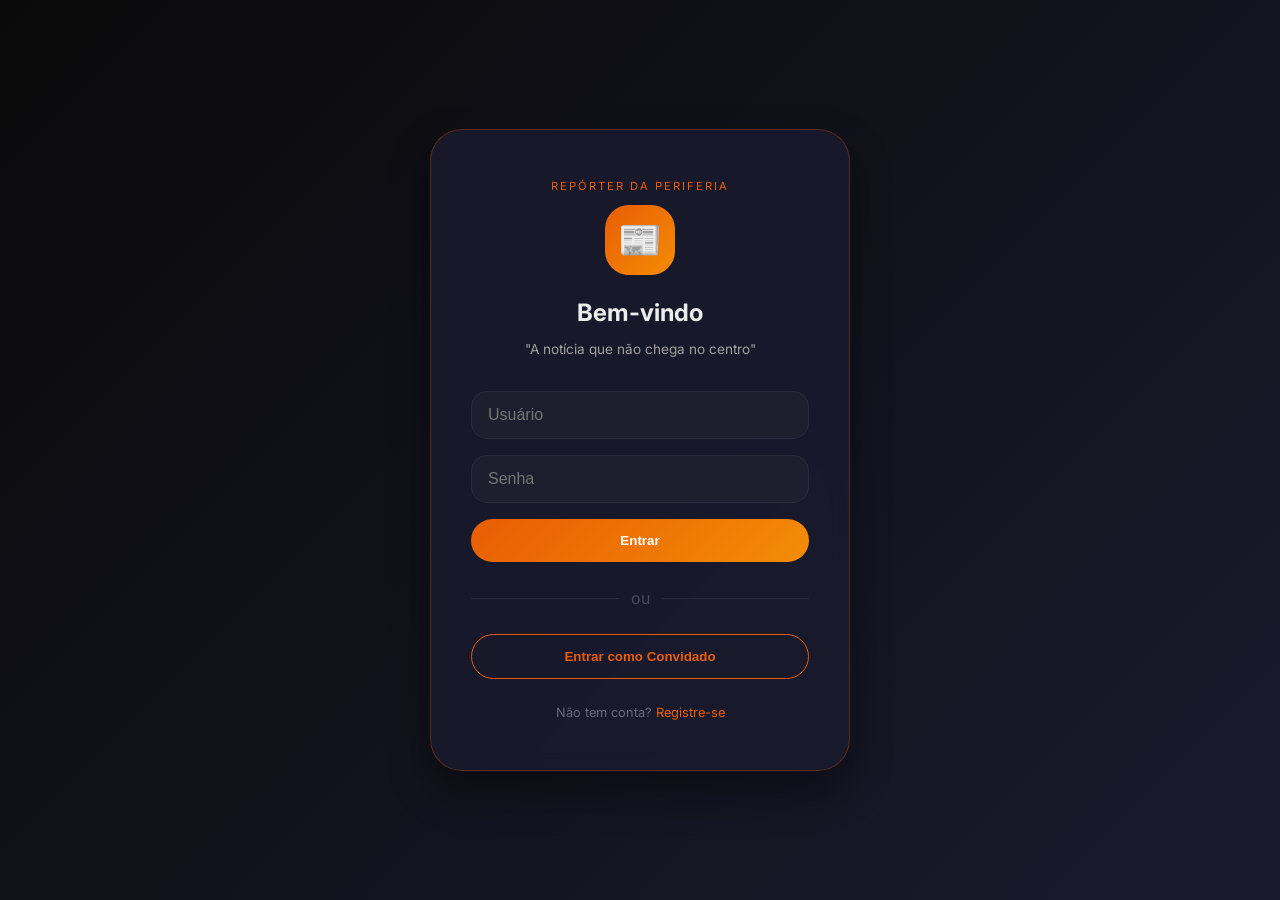
<file: index.html>
<!DOCTYPE html>
<html lang="pt-br">
<head>
    <meta charset="UTF-8">
    <meta name="viewport" content="width=device-width, initial-scale=1.0, viewport-fit=cover">
    <title>Repórter da Periferia | A notícia que não chega no centro</title>
    <meta name="description" content="Análise crítica sobre sociedade, escola e política. A periferia tem voz própria.">
    <meta name="author" content="Repórter da Periferia">
    <meta name="theme-color" content="#e85d04">
    <meta name="apple-mobile-web-app-capable" content="yes">
    <meta name="apple-mobile-web-app-status-bar-style" content="black-translucent">
    <meta name="apple-mobile-web-app-title" content="Repórter">
    <meta name="mobile-web-app-capable" content="yes">
    <meta property="og:title" content="Repórter da Periferia">
    <meta property="og:description" content="A notícia que não chega no centro">
    <meta property="og:image" content="/icons/icon-512.png">
    <meta property="og:url" content="https://reporter-da-periferia.netlify.app">
    <meta property="og:type" content="website">
    <link rel="manifest" href="manifest.json">
    <link rel="apple-touch-icon" href="icons/icon-192.png">
    <link rel="stylesheet" href="style.css">
    <link href="https://fonts.googleapis.com/css2?family=Inter:opsz,wght@14..32,300;400;500;600;700;800&family=Merriweather:ital,wght@0,300;0,400;0,700;1,400&display=swap" rel="stylesheet">
    <link rel="stylesheet" href="https://cdnjs.cloudflare.com/ajax/libs/font-awesome/6.5.1/css/all.min.css">
</head>
<body>
    <div id="notificationBadge" class="notification-badge" style="display: none;">
        <span id="notificationCount">0</span>
    </div>

    <div class="app-wrapper">
        <aside class="sidebar">
            <div class="logo-area">
                <div class="logo-icon">📰</div>
                <div class="logo-text">
                    <h2>Repórter<br>da Periferia</h2>
                    <p>A notícia que não chega no centro</p>
                </div>
            </div>
            <div class="search-container">
                <input type="text" id="searchInput" class="search-input" placeholder="🔍 Buscar posts...">
            </div>
            <div class="filters-bar">
                <button class="filter-chip active" data-filter="all">Todos</button>
                <button class="filter-chip" data-filter="pensamento">💭 Pensamento</button>
                <button class="filter-chip" data-filter="tese">📚 Tese</button>
                <button class="filter-chip" data-filter="diario">📓 Diário</button>
                <button class="filter-chip" data-filter="jornal">📰 Notícia</button>
                <button class="filter-chip" data-filter="audio">🎙️ Áudio</button>
            </div>
            <div class="user-info" id="userInfo">
                <div class="user-avatar" id="userAvatar" onclick="window.location.href='perfil.html'">
                    <span id="avatarEmoji">🧠</span>
                    <img id="avatarImage" style="display: none;">
                </div>
                <div class="user-details">
                    <h4 id="userName">Carregando...</h4>
                    <p id="userBio">Carregando...</p>
                </div>
            </div>
            <nav class="nav-menu">
                <button class="nav-btn active" data-page="feed"><i class="fas fa-home"></i> <span>Início</span></button>
                <button class="nav-btn" data-page="teses"><i class="fas fa-brain"></i> <span>Teses</span></button>
                <button class="nav-btn" data-page="diario"><i class="fas fa-book"></i> <span>Diário</span></button>
                <button class="nav-btn" data-page="jornal"><i class="fas fa-newspaper"></i> <span>Notícias</span></button>
                <button class="nav-btn" data-page="audio"><i class="fas fa-microphone"></i> <span>Áudios</span></button>
                <button class="nav-btn" data-page="salvos"><i class="fas fa-bookmark"></i> <span>Salvos</span></button>
                <button class="nav-btn" data-page="meu-perfil" id="perfilBtn"><i class="fas fa-user-circle"></i> <span>Meu Perfil</span></button>
                <button class="nav-btn logout-btn" id="logoutBtn"><i class="fas fa-sign-out-alt"></i> <span>Sair</span></button>
            </nav>
        </aside>

        <main class="main-content">
            <div class="top-bar">
                <h1 id="pageTitle">Início</h1>
                <div class="top-actions">
                    <button class="icon-btn" id="refreshFeedBtn" title="Atualizar"><i class="fas fa-sync-alt"></i></button>
                    <button class="icon-btn" id="darkModeBtn" title="Modo escuro"><i class="fas fa-moon"></i></button>
                </div>
            </div>
            <div id="feedContainer" class="feed-container">
                <div class="loading-spinner"><i class="fas fa-spinner fa-spin"></i> Carregando...</div>
            </div>
        </main>

        <aside class="right-sidebar">
            <div class="card">
                <div class="card-header"><i class="fas fa-comment-dots"></i><h3>Mensagens</h3><button class="small-btn" id="newChatBtn">+</button></div>
                <div id="dmList" class="dm-list"><p class="placeholder">Nenhuma conversa</p></div>
            </div>
            <div class="card">
                <div class="card-header"><i class="fas fa-user-plus"></i><h3>Descobrir pessoas</h3></div>
                <div id="suggestionsList" class="suggestions-list"><p class="placeholder">Carregando...</p></div>
            </div>
            <div class="card">
                <div class="card-header"><i class="fas fa-bell"></i><h3>Notificações</h3><button class="small-btn" id="markAllReadBtn">✓</button></div>
                <div id="notificationsList" class="notifications-list"><p class="placeholder">Sem notificações</p></div>
            </div>
            <div class="card">
                <div class="card-header"><i class="fas fa-info-circle"></i><h3>Sobre</h3></div>
                <div style="font-size: 0.75rem; color: var(--text-secondary); line-height: 1.5;">
                    <p><strong>Repórter da Periferia</strong><br>"A notícia que não chega no centro"</p>
                    <p>Espaço independente para pensar criticamente a sociedade, a escola e o mundo.</p>
                    <hr style="margin: 12px 0; border-color: var(--border);">
                    <p><small>Versão 5.0 | Feed público</small></p>
                </div>
            </div>
        </aside>
    </div>

    <div id="postModal" class="modal">
        <div class="modal-content large">
            <div class="modal-header"><h3><i class="fas fa-pen-fancy"></i> Nova publicação</h3><button class="close-modal">&times;</button></div>
            <div class="post-type-selector">
                <button class="type-btn active" data-type="pensamento">💭 Pensamento</button>
                <button class="type-btn" data-type="tese">📚 Tese</button>
                <button class="type-btn" data-type="diario">📓 Diário</button>
                <button class="type-btn" data-type="jornal">📰 Notícia</button>
                <button class="type-btn" data-type="audio">🎙️ Áudio</button>
            </div>
            <input type="text" id="postTitleInput" placeholder="Título" class="post-input">
            <textarea id="postContentInput" placeholder="Escreva sua reflexão..." class="post-textarea"></textarea>
            <div id="charCounter" class="char-counter">0/2000</div>
            <input type="text" id="postEmojiInput" placeholder="Emoji (ex: 🔥, 💡)" class="post-input">
            <input type="text" id="hashtagsInput" class="post-input" placeholder="Hashtags (separadas por vírgula)">
            <div class="hashtags-hint"><i class="fas fa-hashtag"></i> As hashtags ajudam pessoas a encontrar seu conteúdo</div>
            <div class="image-upload-area" id="imageUploadArea">
                <i class="fas fa-image"></i> Clique para adicionar imagem
                <input type="file" id="postImageInput" accept="image/*" style="display: none;">
                <img id="postImagePreview" class="image-preview" style="display: none;">
                <button type="button" id="removeImageBtn" class="remove-image-btn" style="display: none;">Remover</button>
            </div>
            <div id="audioRecordArea" class="audio-record-area" style="display: none;">
                <button id="startRecordingBtn" class="record-btn"><i class="fas fa-microphone"></i> Gravar áudio</button>
                <button id="stopRecordingBtn" class="stop-btn" style="display: none;"><i class="fas fa-stop"></i> Parar</button>
                <div id="audioPreviewArea"></div>
                <input type="hidden" id="audioDataField">
            </div>
            <button id="publishPostBtn" class="publish-btn"><i class="fas fa-paper-plane"></i> Publicar</button>
        </div>
    </div>

    <div id="dmModal" class="modal dm-modal">
        <div class="modal-content small">
            <div class="modal-header"><h3 id="dmTargetName">Conversa</h3><button class="close-modal">&times;</button></div>
            <div id="dmMessagesArea" class="dm-messages"></div>
            <div class="dm-input-area">
                <input type="text" id="dmMessageInput" placeholder="Digite sua mensagem...">
                <button id="sendDmBtn" class="send-btn"><i class="fas fa-paper-plane"></i> Enviar</button>
            </div>
        </div>
    </div>

    <div id="fullImageModal" class="modal" style="background: rgba(0,0,0,0.95); display: none;">
        <div style="position: relative; width: 100%; height: 100%; display: flex; align-items: center; justify-content: center;">
            <img id="fullImage" src="" style="max-width: 90%; max-height: 90%; border-radius: 16px;">
            <button class="close-modal" style="position: absolute; top: 20px; right: 20px;">&times;</button>
        </div>
    </div>

    <button id="fabPostBtn" class="fab-button"><i class="fas fa-plus"></i></button>

    <script>
        if ('serviceWorker' in navigator) {
            window.addEventListener('load', () => {
                navigator.serviceWorker.register('/sw.js').catch(err => console.log('SW error:', err));
            });
        }
    </script>

    <script src="database.js"></script>
    <script src="notifications.js"></script>
    <script src="auth.js"></script>
    <script src="mobile.js"></script>
    <script src="app.js"></script>

    <script>
        // Fechar modal de imagem
        const fullImageModal = document.getElementById('fullImageModal');
        if (fullImageModal) {
            fullImageModal.querySelector('.close-modal')?.addEventListener('click', () => {
                fullImageModal.style.display = 'none';
            });
            fullImageModal.addEventListener('click', (e) => {
                if (e.target === fullImageModal) fullImageModal.style.display = 'none';
            });
        }
        
        // Contador de caracteres
        const postContentInput = document.getElementById('postContentInput');
        const charCounterSpan = document.getElementById('charCounter');
        if (postContentInput && charCounterSpan) {
            postContentInput.addEventListener('input', () => {
                const len = postContentInput.value.length;
                charCounterSpan.textContent = `${len}/2000`;
                if (len > 2000) charCounterSpan.style.color = '#ef4444';
                else if (len > 1800) charCounterSpan.style.color = '#f59e0b';
                else charCounterSpan.style.color = '';
            });
        }
        
        // Upload de imagem
        const imageUploadArea = document.getElementById('imageUploadArea');
        const imageInput = document.getElementById('postImageInput');
        const imagePreview = document.getElementById('postImagePreview');
        const removeImageBtn = document.getElementById('removeImageBtn');
        let selectedImageGlobal = null;
        
        if (imageUploadArea && imageInput) {
            imageUploadArea.addEventListener('click', () => imageInput.click());
            imageInput.addEventListener('change', (e) => {
                const file = e.target.files[0];
                if (file && file.type.startsWith('image/')) {
                    const reader = new FileReader();
                    reader.onload = (ev) => {
                        if (imagePreview) {
                            imagePreview.src = ev.target.result;
                            imagePreview.style.display = 'block';
                            if (removeImageBtn) removeImageBtn.style.display = 'inline-block';
                        }
                        selectedImageGlobal = ev.target.result;
                        if (window.selectedImage) window.selectedImage = ev.target.result;
                    };
                    reader.readAsDataURL(file);
                }
            });
        }
        
        if (removeImageBtn) {
            removeImageBtn.addEventListener('click', (e) => {
                e.stopPropagation();
                if (imagePreview) imagePreview.style.display = 'none';
                if (removeImageBtn) removeImageBtn.style.display = 'none';
                if (imageInput) imageInput.value = '';
                selectedImageGlobal = null;
                if (window.selectedImage) window.selectedImage = null;
            });
        }
        
        // Marcar todas notificações
        const markAllReadBtn = document.getElementById('markAllReadBtn');
        if (markAllReadBtn) {
            markAllReadBtn.addEventListener('click', () => {
                if (typeof Notifications !== 'undefined' && Notifications.markAllAsRead) {
                    Notifications.markAllAsRead();
                    if (typeof showToast === 'function') showToast('✅ Todas notificações marcadas como lidas');
                }
            });
        }
        
        // Fechar modais ao clicar fora
        const postModal = document.getElementById('postModal');
        if (postModal) {
            postModal.addEventListener('click', (e) => {
                if (e.target === postModal) postModal.classList.remove('open');
            });
        }
        
        const dmModal = document.getElementById('dmModal');
        if (dmModal) {
            dmModal.addEventListener('click', (e) => {
                if (e.target === dmModal) dmModal.classList.remove('open');
            });
        }
    </script>
</body>
</html>
</file>
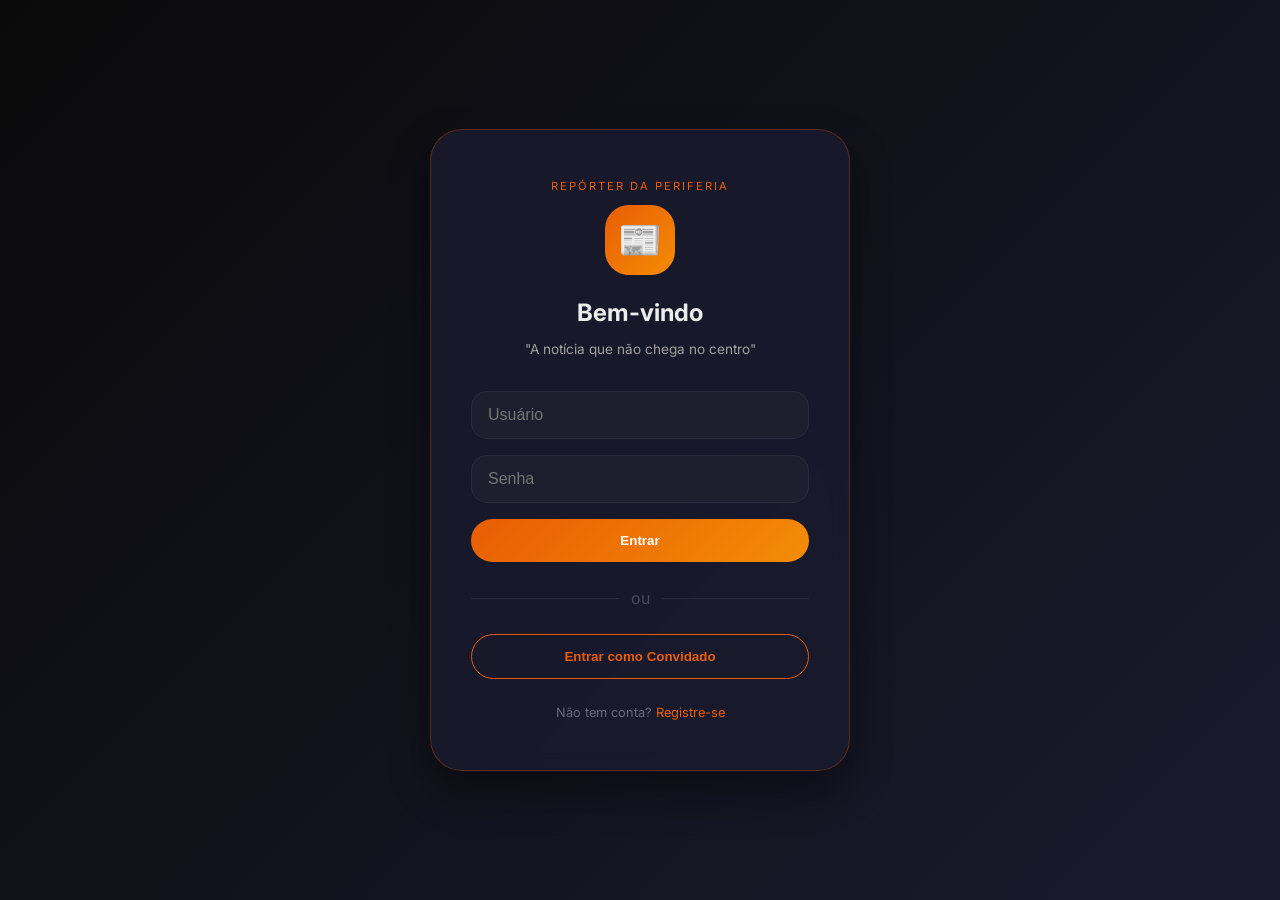
<file: login.html>
<!DOCTYPE html>
<html lang="pt-br">
<head>
    <meta charset="UTF-8">
    <meta name="viewport" content="width=device-width, initial-scale=1.0">
    <title>Login | Repórter da Periferia</title>
    <link rel="stylesheet" href="style.css">
    <link href="https://fonts.googleapis.com/css2?family=Inter:wght@300;400;500;600;700;800&display=swap" rel="stylesheet">
    <link rel="stylesheet" href="https://cdnjs.cloudflare.com/ajax/libs/font-awesome/6.5.1/css/all.min.css">
    <style>
        body { display: flex; align-items: center; justify-content: center; min-height: 100vh; background: linear-gradient(135deg, #0a0a0a 0%, #1a1a2e 100%); }
        .login-container { max-width: 420px; width: 90%; margin: 0 auto; }
        .login-card { background: rgba(26,26,46,0.9); backdrop-filter: blur(10px); border-radius: 32px; padding: 48px 40px; text-align: center; border: 1px solid rgba(232,93,4,0.3); box-shadow: 0 20px 40px rgba(0,0,0,0.4); }
        .login-logo { width: 70px; height: 70px; background: linear-gradient(135deg, #e85d04, #f48c06); border-radius: 24px; display: flex; align-items: center; justify-content: center; font-size: 2.2rem; margin: 0 auto 20px; }
        .login-card h2 { margin-bottom: 8px; font-size: 1.5rem; }
        .login-card p { color: #a0a0a0; margin-bottom: 32px; font-size: 0.85rem; }
        .login-card input { width: 100%; padding: 14px 16px; margin-bottom: 16px; background: #1e1e2e; border: 1px solid #2a2a3a; border-radius: 16px; color: white; font-size: 1rem; }
        .login-card input:focus { outline: none; border-color: #e85d04; }
        .login-card button { width: 100%; padding: 14px; background: linear-gradient(135deg, #e85d04, #f48c06); border: none; border-radius: 40px; color: white; font-weight: 700; cursor: pointer; }
        .login-card button:hover { transform: translateY(-2px); }
        .divider { display: flex; align-items: center; gap: 12px; margin: 24px 0; color: #4a4a5a; }
        .divider::before, .divider::after { content: ""; flex: 1; height: 1px; background: #2a2a3a; }
        .guest-btn { background: transparent !important; border: 1px solid #e85d04 !important; color: #e85d04 !important; }
        .guest-btn:hover { background: rgba(232,93,4,0.1) !important; }
        .login-footer { margin-top: 24px; color: #6a6a7a; font-size: 0.8rem; }
        .login-footer a { color: #e85d04; text-decoration: none; }
        .error-msg { background: rgba(239,68,68,0.2); color: #ef4444; padding: 12px; border-radius: 12px; margin-bottom: 20px; display: none; }
        .site-name { font-size: 0.7rem; letter-spacing: 2px; margin-bottom: 10px; color: #e85d04; }
    </style>
</head>
<body>
    <div class="login-container">
        <div class="login-card">
            <div class="site-name">REPÓRTER DA PERIFERIA</div>
            <div class="login-logo">📰</div>
            <h2>Bem-vindo</h2>
            <p>"A notícia que não chega no centro"</p>
            <div id="errorMsg" class="error-msg"></div>
            <input type="text" id="loginUsername" placeholder="Usuário">
            <input type="password" id="loginPassword" placeholder="Senha">
            <button id="doLoginBtn">Entrar</button>
            <div class="divider">ou</div>
            <button id="guestBtn" class="guest-btn">Entrar como Convidado</button>
            <div class="login-footer">Não tem conta? <a href="register.html">Registre-se</a></div>
        </div>
    </div>
    <script src="database.js"></script>
    <script>
        document.getElementById('doLoginBtn').onclick = () => {
            const username = document.getElementById('loginUsername').value;
            const password = document.getElementById('loginPassword').value;
            const user = DB.getUsers().find(u => u.username === username && u.password === password);
            if (user) { DB.setCurrentUser(user); window.location.href = 'index.html'; }
            else { document.getElementById('errorMsg').style.display = 'block'; document.getElementById('errorMsg').textContent = 'Usuário ou senha inválidos'; }
        };
        document.getElementById('guestBtn').onclick = () => {
            const guestUser = DB.getUsers().find(u => u.username === 'convidado');
            if (guestUser) { DB.setCurrentUser(guestUser); window.location.href = 'index.html'; }
        };
    </script>
</body>
</html>
</file>
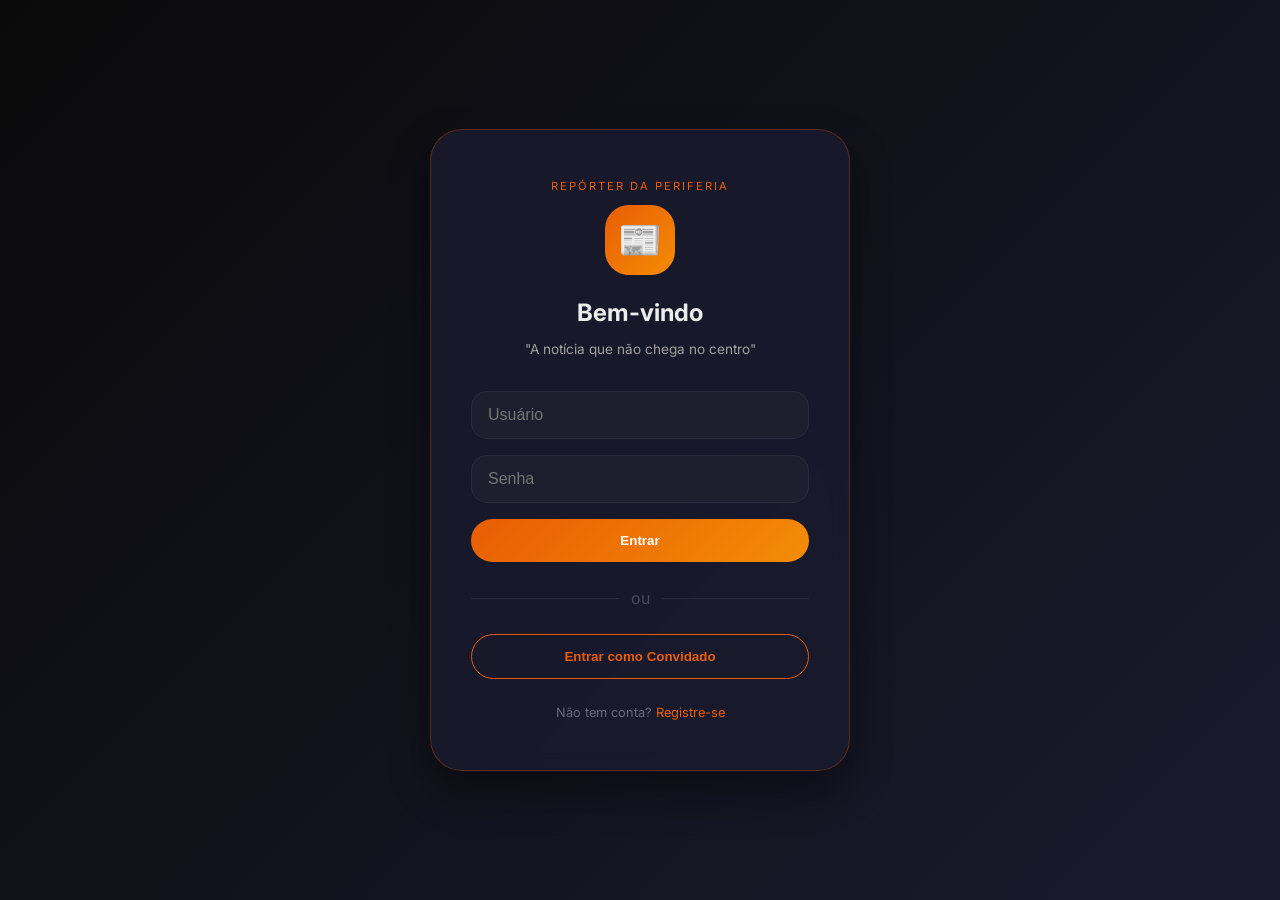
<file: perfil.html>
<!DOCTYPE html>
<html lang="pt-br">
<head>
    <meta charset="UTF-8">
    <meta name="viewport" content="width=device-width, initial-scale=1.0">
    <title>Meu Perfil | Repórter da Periferia</title>
    <link rel="stylesheet" href="style.css">
    <link href="https://fonts.googleapis.com/css2?family=Inter:wght@300;400;500;600;700;800&display=swap" rel="stylesheet">
    <link rel="stylesheet" href="https://cdnjs.cloudflare.com/ajax/libs/font-awesome/6.5.1/css/all.min.css">
    <style>
        body { background: #0a0a0a; min-height: 100vh; }
        .profile-container { max-width: 600px; margin: 0 auto; padding: 40px 20px; }
        .profile-card { background: #1a1a2e; border-radius: 32px; padding: 40px; border: 1px solid rgba(232,93,4,0.3); }
        .profile-header { text-align: center; margin-bottom: 32px; }
        .profile-avatar-large { width: 120px; height: 120px; background: linear-gradient(135deg, #e85d04, #f48c06); border-radius: 50%; display: flex; align-items: center; justify-content: center; font-size: 3rem; margin: 0 auto 20px; cursor: pointer; overflow: hidden; }
        .profile-avatar-large:hover { transform: scale(1.05); }
        .profile-avatar-large img { width: 100%; height: 100%; object-fit: cover; }
        .verified-badge { display: inline-flex; align-items: center; gap: 6px; background: rgba(59,130,246,0.2); padding: 4px 12px; border-radius: 40px; font-size: 0.7rem; color: #3b82f6; margin-top: 8px; }
        .form-group { margin-bottom: 20px; }
        .form-group label { display: block; margin-bottom: 8px; font-size: 0.85rem; color: #a0a0a0; }
        .form-group input, .form-group textarea { width: 100%; padding: 14px; background: #1e1e2e; border: 1px solid #2a2a3a; border-radius: 16px; color: white; font-family: inherit; }
        .form-group textarea { resize: vertical; min-height: 80px; }
        .save-btn { width: 100%; padding: 14px; background: linear-gradient(135deg, #e85d04, #f48c06); border: none; border-radius: 40px; color: white; font-weight: 700; cursor: pointer; margin-top: 20px; }
        .back-link { display: block; text-align: center; margin-top: 20px; color: #e85d04; text-decoration: none; }
        #avatarUpload { display: none; }
        .emoji-grid { display: grid; grid-template-columns: repeat(6, 1fr); gap: 10px; margin-top: 10px; }
        .emoji-option { background: #1e1e2e; border: 1px solid #2a2a3a; border-radius: 12px; padding: 10px; text-align: center; cursor: pointer; font-size: 1.3rem; transition: all 0.2s; }
        .emoji-option:hover { background: #e85d04; transform: scale(1.05); }
        .emoji-option.selected { background: #e85d04; border-color: #e85d04; }
    </style>
</head>
<body>
    <div class="profile-container">
        <div class="profile-card">
            <div class="profile-header">
                <div class="profile-avatar-large" id="avatarLargeBtn">
                    <span id="avatarLargeEmoji">🧠</span>
                    <img id="avatarLargeImage" style="display: none;">
                </div>
                <h2 id="displayName">Carregando...</h2>
                <div id="verifiedContainer" style="display: none;" class="verified-badge"><i class="fas fa-check-circle"></i> Verificado</div>
                <p id="displayUsername" style="color: #a0a0a0; margin-top: 5px;"></p>
            </div>
            <input type="file" id="avatarUpload" accept="image/*">
            <div class="form-group"><label><i class="fas fa-user"></i> Seu nome</label><input type="text" id="profileName"></div>
            <div class="form-group"><label><i class="fas fa-feather-alt"></i> Biografia</label><textarea id="profileBio"></textarea></div>
            <div class="form-group"><label><i class="fas fa-smile"></i> Emoji principal</label><div class="emoji-grid" id="emojiGrid">
                <div class="emoji-option" data-emoji="🧠">🧠</div><div class="emoji-option" data-emoji="💭">💭</div>
                <div class="emoji-option" data-emoji="📚">📚</div><div class="emoji-option" data-emoji="🎙️">🎙️</div>
                <div class="emoji-option" data-emoji="⚡">⚡</div><div class="emoji-option" data-emoji="🎭">🎭</div>
                <div class="emoji-option" data-emoji="🔥">🔥</div><div class="emoji-option" data-emoji="💡">💡</div>
                <div class="emoji-option" data-emoji="📝">📝</div><div class="emoji-option" data-emoji="🌟">🌟</div>
                <div class="emoji-option" data-emoji="🎯">🎯</div><div class="emoji-option" data-emoji="💪">💪</div>
            </div></div>
            <button class="save-btn" id="saveProfileBtn"><i class="fas fa-save"></i> Salvar</button>
            <a href="index.html" class="back-link"><i class="fas fa-arrow-left"></i> Voltar</a>
        </div>
    </div>
    <script src="database.js"></script>
    <script>
        let currentUser = DB.getCurrentUser();
        if (!currentUser) window.location.href = 'login.html';
        let selectedEmoji = currentUser.emoji || '🧠';
        document.getElementById('profileName').value = currentUser.name || '';
        document.getElementById('profileBio').value = currentUser.bio || '';
        document.getElementById('displayName').textContent = currentUser.name;
        document.getElementById('displayUsername').textContent = '@' + currentUser.username;
        if (currentUser.isVerified || currentUser.username === 'adminniriswest') document.getElementById('verifiedContainer').style.display = 'inline-flex';
        if (currentUser.avatar) {
            document.getElementById('avatarLargeImage').src = currentUser.avatar;
            document.getElementById('avatarLargeImage').style.display = 'block';
            document.getElementById('avatarLargeEmoji').style.display = 'none';
        } else { document.getElementById('avatarLargeEmoji').textContent = currentUser.emoji || '🧠'; }
        document.querySelectorAll('.emoji-option').forEach(opt => {
            if (opt.dataset.emoji === selectedEmoji) opt.classList.add('selected');
            opt.onclick = () => { document.querySelectorAll('.emoji-option').forEach(o => o.classList.remove('selected')); opt.classList.add('selected'); selectedEmoji = opt.dataset.emoji; };
        });
        document.getElementById('avatarLargeBtn').onclick = () => document.getElementById('avatarUpload').click();
        document.getElementById('avatarUpload').onchange = (e) => {
            const file = e.target.files[0];
            if (file) { const reader = new FileReader(); reader.onload = (ev) => { document.getElementById('avatarLargeImage').src = ev.target.result; document.getElementById('avatarLargeImage').style.display = 'block'; document.getElementById('avatarLargeEmoji').style.display = 'none'; }; reader.readAsDataURL(file); }
        };
        document.getElementById('saveProfileBtn').onclick = () => {
            const newName = document.getElementById('profileName').value;
            const newBio = document.getElementById('profileBio').value;
            const avatarImg = document.getElementById('avatarLargeImage');
            const newAvatar = avatarImg.style.display === 'block' ? avatarImg.src : null;
            const users = DB.getUsers();
            const idx = users.findIndex(u => u.id === currentUser.id);
            if (idx !== -1) {
                users[idx].name = newName; users[idx].bio = newBio; users[idx].emoji = selectedEmoji;
                if (newAvatar) users[idx].avatar = newAvatar;
                DB.saveUsers(users);
                DB.setCurrentUser(users[idx]);
                alert('Perfil atualizado!');
                window.location.href = 'index.html';
            }
        };
    </script>
</body>
</html>
</file>
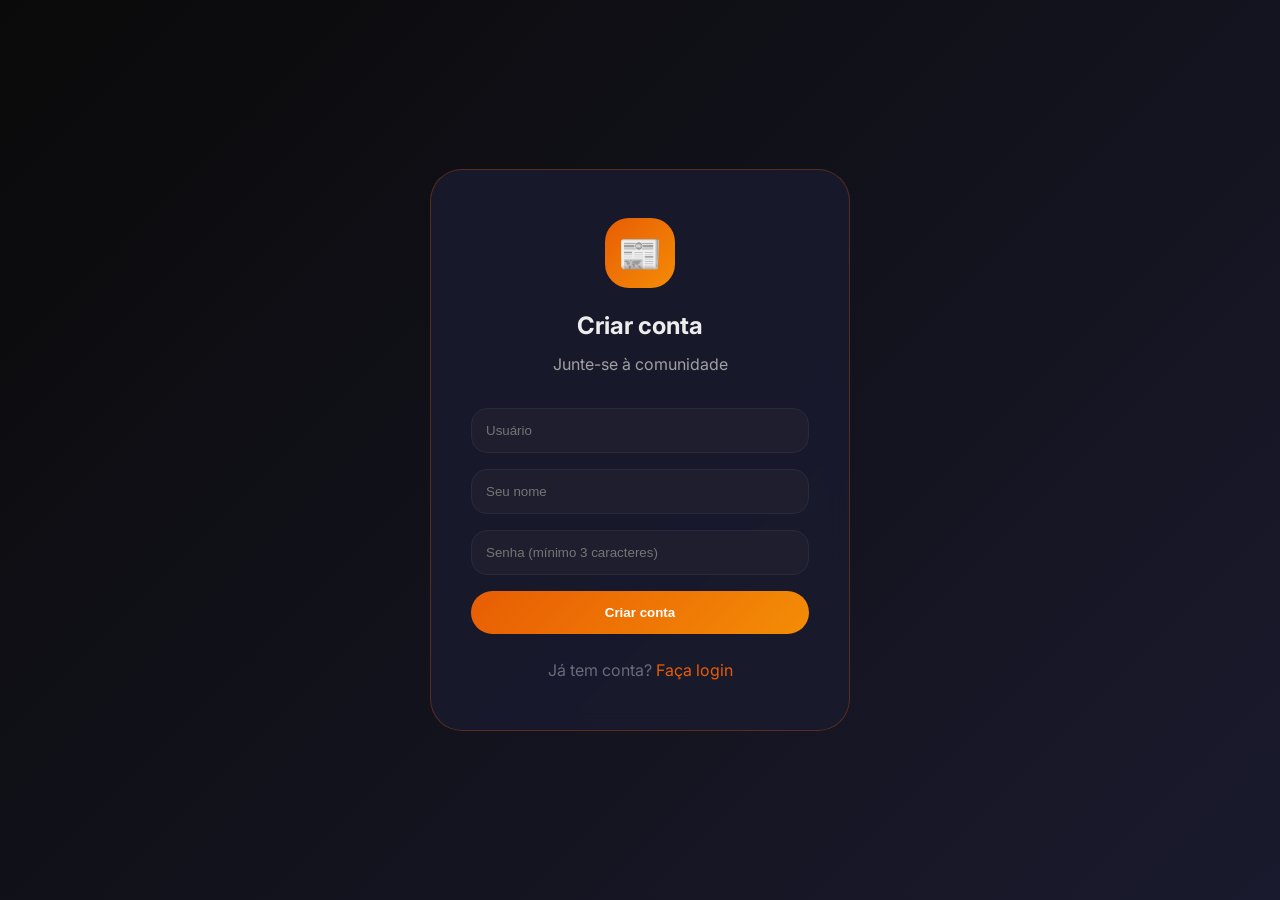
<file: register.html>
<!DOCTYPE html>
<html lang="pt-br">
<head>
    <meta charset="UTF-8">
    <meta name="viewport" content="width=device-width, initial-scale=1.0">
    <title>Registrar | Repórter da Periferia</title>
    <link rel="stylesheet" href="style.css">
    <link href="https://fonts.googleapis.com/css2?family=Inter:wght@300;400;500;600;700;800&display=swap" rel="stylesheet">
    <link rel="stylesheet" href="https://cdnjs.cloudflare.com/ajax/libs/font-awesome/6.5.1/css/all.min.css">
    <style>
        body { display: flex; align-items: center; justify-content: center; min-height: 100vh; background: linear-gradient(135deg, #0a0a0a 0%, #1a1a2e 100%); }
        .register-container { max-width: 420px; width: 90%; margin: 0 auto; }
        .register-card { background: rgba(26,26,46,0.9); backdrop-filter: blur(10px); border-radius: 32px; padding: 48px 40px; text-align: center; border: 1px solid rgba(232,93,4,0.3); }
        .register-logo { width: 70px; height: 70px; background: linear-gradient(135deg, #e85d04, #f48c06); border-radius: 24px; display: flex; align-items: center; justify-content: center; font-size: 2.2rem; margin: 0 auto 20px; }
        .register-card h2 { margin-bottom: 8px; }
        .register-card p { color: #a0a0a0; margin-bottom: 32px; }
        .register-card input { width: 100%; padding: 14px; margin-bottom: 16px; background: #1e1e2e; border: 1px solid #2a2a3a; border-radius: 16px; color: white; }
        .register-card button { width: 100%; padding: 14px; background: linear-gradient(135deg, #e85d04, #f48c06); border: none; border-radius: 40px; color: white; font-weight: 700; cursor: pointer; }
        .register-footer { margin-top: 24px; color: #6a6a7a; }
        .register-footer a { color: #e85d04; text-decoration: none; }
        .error-msg { background: rgba(239,68,68,0.2); color: #ef4444; padding: 12px; border-radius: 12px; margin-bottom: 20px; display: none; }
    </style>
</head>
<body>
    <div class="register-container">
        <div class="register-card">
            <div class="register-logo">📰</div>
            <h2>Criar conta</h2>
            <p>Junte-se à comunidade</p>
            <div id="errorMsg" class="error-msg"></div>
            <input type="text" id="regUsername" placeholder="Usuário">
            <input type="text" id="regName" placeholder="Seu nome">
            <input type="password" id="regPassword" placeholder="Senha (mínimo 3 caracteres)">
            <button id="doRegisterBtn">Criar conta</button>
            <div class="register-footer">Já tem conta? <a href="login.html">Faça login</a></div>
        </div>
    </div>
    <script src="database.js"></script>
    <script>
        document.getElementById('doRegisterBtn').onclick = () => {
            const username = document.getElementById('regUsername').value.trim();
            const name = document.getElementById('regName').value.trim() || username;
            const password = document.getElementById('regPassword').value;
            if (!username || !password) { showError('Preencha todos os campos'); return; }
            if (password.length < 3) { showError('Senha deve ter pelo menos 3 caracteres'); return; }
            const users = DB.getUsers();
            if (users.find(u => u.username === username)) { showError('Usuário já existe'); return; }
            const newUser = { id: Date.now(), username, password, name, bio: "Novo por aqui!", avatar: null, emoji: "📝", isVerified: false, followers: [], following: [], role: "user", createdAt: new Date().toISOString() };
            users.push(newUser);
            DB.saveUsers(users);
            DB.setCurrentUser(newUser);
            window.location.href = 'index.html';
        };
        function showError(msg) { const err = document.getElementById('errorMsg'); err.textContent = msg; err.style.display = 'block'; setTimeout(() => err.style.display = 'none', 3000); }
    </script>
</body>
</html>
</file>
<file: style.css>
* {
    margin: 0;
    padding: 0;
    box-sizing: border-box;
    -webkit-tap-highlight-color: transparent;
}

:root {
    --bg-body: #0a0a0a;
    --bg-sidebar: #0f0f1a;
    --bg-card: #151525;
    --bg-hover: #1f1f35;
    --text-primary: #ededed;
    --text-secondary: #a0a0b0;
    --accent: #e85d04;
    --accent-hover: #f48c06;
    --blue: #3b82f6;
    --purple: #8b5cf6;
    --pink: #ec4899;
    --green: #10b981;
    --border: #2a2a3a;
    --shadow: 0 4px 20px rgba(0,0,0,0.5);
}

body {
    font-family: 'Inter', sans-serif;
    background: var(--bg-body);
    color: var(--text-primary);
    line-height: 1.5;
    overflow-x: hidden;
}

body.light-mode {
    --bg-body: #f5f5f5;
    --bg-sidebar: #ffffff;
    --bg-card: #ffffff;
    --bg-hover: #f0f0f0;
    --text-primary: #1a1a2e;
    --text-secondary: #666666;
    --border: #e0e0e0;
}

.app-wrapper {
    display: flex;
    min-height: 100vh;
    width: 100%;
}

.sidebar {
    width: 280px;
    background: var(--bg-sidebar);
    border-right: 1px solid var(--border);
    padding: 20px 16px;
    position: fixed;
    top: 0;
    left: -280px;
    height: 100vh;
    overflow-y: auto;
    transition: left 0.3s ease;
    z-index: 1000;
}

.sidebar.open { left: 0; }

.menu-toggle {
    position: fixed;
    top: 15px;
    left: 15px;
    width: 45px;
    height: 45px;
    background: var(--accent);
    border: none;
    border-radius: 50%;
    color: white;
    font-size: 1.3rem;
    cursor: pointer;
    z-index: 1001;
    display: none;
    align-items: center;
    justify-content: center;
    box-shadow: var(--shadow);
}

.menu-overlay {
    position: fixed;
    top: 0;
    left: 0;
    width: 100%;
    height: 100%;
    background: rgba(0,0,0,0.7);
    z-index: 999;
    display: none;
}

.menu-overlay.active { display: block; }

.logo-area {
    display: flex;
    align-items: center;
    gap: 12px;
    margin-bottom: 24px;
    padding-bottom: 16px;
    border-bottom: 1px solid var(--border);
}

.logo-icon {
    width: 48px;
    height: 48px;
    background: linear-gradient(135deg, var(--accent), var(--accent-hover));
    border-radius: 16px;
    display: flex;
    align-items: center;
    justify-content: center;
    font-size: 1.6rem;
}

.logo-text h2 { font-size: 1rem; font-weight: 700; line-height: 1.3; }
.logo-text p { font-size: 0.65rem; color: var(--text-secondary); }

.search-container { margin: 16px 0; padding: 0 8px; }
.search-input {
    width: 100%;
    padding: 12px 16px;
    background: var(--bg-hover);
    border: 1px solid var(--border);
    border-radius: 40px;
    color: var(--text-primary);
    font-size: 0.85rem;
}
.search-input:focus { outline: none; border-color: var(--accent); }

.filters-bar {
    display: flex;
    gap: 8px;
    flex-wrap: wrap;
    margin: 16px 8px;
    padding-bottom: 12px;
    border-bottom: 1px solid var(--border);
}

.filter-chip {
    padding: 6px 12px;
    background: var(--bg-hover);
    border: 1px solid var(--border);
    border-radius: 40px;
    color: var(--text-secondary);
    cursor: pointer;
    font-size: 0.7rem;
    transition: all 0.2s;
}
.filter-chip.active, .filter-chip:hover { background: var(--accent); color: white; border-color: var(--accent); }

.user-info {
    display: flex;
    align-items: center;
    gap: 14px;
    padding: 16px;
    background: var(--bg-card);
    border-radius: 20px;
    margin: 16px 0 24px;
    cursor: pointer;
    transition: all 0.2s;
}
.user-info:hover { background: var(--bg-hover); }

.user-avatar {
    width: 52px;
    height: 52px;
    background: linear-gradient(135deg, var(--accent), var(--accent-hover));
    border-radius: 50%;
    display: flex;
    align-items: center;
    justify-content: center;
    font-size: 1.5rem;
    cursor: pointer;
    overflow: hidden;
    flex-shrink: 0;
}
.user-avatar img { width: 100%; height: 100%; object-fit: cover; }

.user-details h4 { font-size: 0.9rem; font-weight: 600; display: flex; align-items: center; gap: 5px; flex-wrap: wrap; }
.user-details p { font-size: 0.65rem; color: var(--text-secondary); }

.nav-menu { display: flex; flex-direction: column; gap: 6px; }

.nav-btn {
    display: flex;
    align-items: center;
    gap: 14px;
    padding: 14px 16px;
    background: none;
    border: none;
    color: var(--text-secondary);
    border-radius: 14px;
    cursor: pointer;
    transition: all 0.2s;
    width: 100%;
    text-align: left;
    font-size: 0.95rem;
    min-height: 52px;
}
.nav-btn:active { transform: scale(0.98); }
.nav-btn:hover { background: var(--bg-hover); color: var(--text-primary); }
.nav-btn.active { background: linear-gradient(135deg, var(--accent), var(--accent-hover)); color: white; }

.logout-btn { margin-top: 30px; border-top: 1px solid var(--border); padding-top: 20px; color: #ef4444; }
.logout-btn:hover { background: rgba(239,68,68,0.1); color: #ef4444; }

.main-content {
    flex: 1;
    padding: 16px;
    width: 100%;
    margin-left: 0;
}

.top-bar {
    display: flex;
    justify-content: space-between;
    align-items: center;
    margin-bottom: 20px;
    flex-wrap: wrap;
    gap: 12px;
}
.top-bar h1 { font-size: 1.3rem; font-weight: 600; }

.top-actions { display: flex; gap: 12px; }

.icon-btn {
    background: var(--bg-card);
    border: 1px solid var(--border);
    width: 44px;
    height: 44px;
    border-radius: 50%;
    color: var(--text-secondary);
    cursor: pointer;
    transition: all 0.2s;
    display: flex;
    align-items: center;
    justify-content: center;
}
.icon-btn:active { transform: scale(0.95); }
.icon-btn:hover { background: var(--accent); color: white; border-color: var(--accent); }

.feed-container { display: flex; flex-direction: column; gap: 20px; }

.post-card {
    background: var(--bg-card);
    border-radius: 24px;
    padding: 20px;
    border: 1px solid var(--border);
    transition: all 0.2s;
}
.post-card:hover { border-color: var(--accent); transform: translateY(-2px); }

.post-header {
    display: flex;
    align-items: center;
    gap: 12px;
    margin-bottom: 16px;
    flex-wrap: wrap;
}

.post-avatar {
    width: 48px;
    height: 48px;
    background: linear-gradient(135deg, var(--accent), var(--accent-hover));
    border-radius: 50%;
    display: flex;
    align-items: center;
    justify-content: center;
    font-size: 1.3rem;
    cursor: pointer;
    overflow: hidden;
    flex-shrink: 0;
}
.post-avatar img { width: 100%; height: 100%; object-fit: cover; }

.post-author-info { flex: 1; cursor: pointer; }
.post-author { font-weight: 600; font-size: 0.9rem; display: flex; align-items: center; gap: 6px; flex-wrap: wrap; }
.verified-icon { color: #3b82f6; font-size: 0.8rem; }
.post-time { font-size: 0.65rem; color: var(--text-secondary); }

.follow-small-btn {
    background: var(--accent);
    border: none;
    color: white;
    padding: 4px 12px;
    border-radius: 20px;
    font-size: 0.7rem;
    cursor: pointer;
}

.post-badge {
    display: inline-block;
    padding: 4px 12px;
    border-radius: 20px;
    font-size: 0.65rem;
    font-weight: 600;
    margin-bottom: 12px;
}
.badge-pensamento { background: var(--purple); }
.badge-tese { background: var(--pink); }
.badge-diario { background: #f59e0b; color: #1a1a1a; }
.badge-jornal { background: var(--blue); }
.badge-audio { background: #ef4444; }

.post-title { font-size: 1.15rem; font-weight: 700; margin-bottom: 12px; line-height: 1.4; }
.post-content { color: var(--text-secondary); line-height: 1.6; margin-bottom: 16px; white-space: pre-wrap; font-size: 0.9rem; }

.post-image {
    width: 100%;
    max-height: 400px;
    object-fit: cover;
    border-radius: 16px;
    margin: 12px 0;
    cursor: pointer;
}

.post-hashtags { display: flex; flex-wrap: wrap; gap: 8px; margin: 12px 0; }
.hashtag { color: var(--accent); font-size: 0.75rem; cursor: pointer; }
.hashtag:hover { text-decoration: underline; }

.post-stats {
    display: flex;
    gap: 16px;
    padding: 8px 0;
    font-size: 0.75rem;
    color: var(--text-secondary);
    border-bottom: 1px solid var(--border);
    margin-bottom: 8px;
}
.post-stats i { margin-right: 4px; }

.post-actions {
    display: flex;
    gap: 20px;
    padding-top: 8px;
    flex-wrap: wrap;
}

.action-btn {
    background: none;
    border: none;
    display: flex;
    align-items: center;
    gap: 8px;
    color: var(--text-secondary);
    cursor: pointer;
    font-size: 0.8rem;
    transition: all 0.2s;
    padding: 8px 0;
}
.action-btn:hover { color: var(--accent); }
.action-btn.liked { color: #ef4444; }
.action-btn.saved { color: var(--accent); }

.delete-btn, .edit-btn {
    background: none;
    border: none;
    cursor: pointer;
    font-size: 0.9rem;
    padding: 8px;
    border-radius: 50%;
    width: 36px;
    height: 36px;
    display: inline-flex;
    align-items: center;
    justify-content: center;
}
.delete-btn { color: #ef4444; }
.delete-btn:hover { background: rgba(239,68,68,0.2); }
.edit-btn { color: var(--blue); }
.edit-btn:hover { background: rgba(59,130,246,0.2); }

.comment-input {
    display: flex;
    gap: 8px;
    margin-top: 12px;
}
.comment-input input {
    flex: 1;
    padding: 10px;
    background: var(--bg-hover);
    border: 1px solid var(--border);
    border-radius: 40px;
    color: var(--text-primary);
}
.comment-input button {
    background: var(--accent);
    border: none;
    padding: 0 20px;
    border-radius: 40px;
    cursor: pointer;
    color: white;
}

.load-more-btn {
    background: var(--bg-hover);
    border: 1px solid var(--border);
    padding: 14px;
    border-radius: 40px;
    color: var(--text-primary);
    cursor: pointer;
    font-size: 0.9rem;
    width: 100%;
    margin-top: 20px;
}
.load-more-btn:hover { background: var(--accent); color: white; }

.right-sidebar {
    display: none;
    width: 300px;
    padding: 24px 16px;
    position: sticky;
    top: 0;
    height: 100vh;
    overflow-y: auto;
}

.card {
    background: var(--bg-card);
    border-radius: 20px;
    padding: 16px;
    margin-bottom: 24px;
    border: 1px solid var(--border);
}

.card-header {
    display: flex;
    align-items: center;
    gap: 10px;
    margin-bottom: 16px;
    padding-bottom: 12px;
    border-bottom: 1px solid var(--border);
}
.card-header h3 { font-size: 0.85rem; font-weight: 600; flex: 1; }

.small-btn {
    background: var(--accent);
    border: none;
    width: 28px;
    height: 28px;
    border-radius: 50%;
    color: white;
    cursor: pointer;
    display: flex;
    align-items: center;
    justify-content: center;
}

.dm-list, .suggestions-list, .notifications-list { display: flex; flex-direction: column; gap: 12px; }

.dm-item, .suggestion-item, .notification-item {
    display: flex;
    align-items: center;
    gap: 12px;
    padding: 10px;
    border-radius: 14px;
    cursor: pointer;
    transition: all 0.2s;
}
.dm-item:hover, .suggestion-item:hover { background: var(--bg-hover); }

.dm-avatar, .suggestion-avatar {
    width: 45px;
    height: 45px;
    background: linear-gradient(135deg, var(--accent), var(--accent-hover));
    border-radius: 50%;
    display: flex;
    align-items: center;
    justify-content: center;
    font-size: 1.2rem;
    overflow: hidden;
    flex-shrink: 0;
    cursor: pointer;
}
.dm-avatar img, .suggestion-avatar img { width: 100%; height: 100%; object-fit: cover; }

.dm-info, .suggestion-info { flex: 1; cursor: pointer; }
.dm-name, .suggestion-name { font-weight: 600; font-size: 0.85rem; }
.dm-preview, .suggestion-bio { font-size: 0.7rem; color: var(--text-secondary); }

.follow-btn {
    background: none;
    border: 1px solid var(--accent);
    color: var(--accent);
    padding: 4px 12px;
    border-radius: 20px;
    font-size: 0.7rem;
    cursor: pointer;
}
.follow-btn:hover { background: var(--accent); color: white; }

.notification-item { display: flex; align-items: flex-start; gap: 10px; }
.notification-icon {
    width: 32px;
    height: 32px;
    background: var(--accent);
    border-radius: 50%;
    display: flex;
    align-items: center;
    justify-content: center;
    font-size: 0.8rem;
    flex-shrink: 0;
}
.notification-text { flex: 1; font-size: 0.75rem; line-height: 1.4; }
.notification-time { font-size: 0.6rem; color: var(--text-secondary); margin-top: 4px; }

.modal {
    display: none;
    position: fixed;
    top: 0;
    left: 0;
    width: 100%;
    height: 100%;
    background: rgba(0,0,0,0.95);
    backdrop-filter: blur(8px);
    align-items: center;
    justify-content: center;
    z-index: 2000;
    padding: 16px;
}
.modal.open { display: flex; }

.modal-content {
    background: var(--bg-card);
    border-radius: 28px;
    width: 100%;
    max-width: 550px;
    max-height: 85vh;
    overflow-y: auto;
    padding: 24px;
    border: 1px solid var(--border);
}
.modal-content.large { max-width: 650px; }
.modal-content.small { max-width: 420px; }

.modal-header {
    display: flex;
    justify-content: space-between;
    align-items: center;
    margin-bottom: 24px;
}
.close-modal {
    background: none;
    border: none;
    font-size: 1.6rem;
    color: var(--text-secondary);
    cursor: pointer;
}

.post-type-selector { display: flex; gap: 10px; flex-wrap: wrap; margin-bottom: 20px; }
.type-btn {
    padding: 8px 16px;
    background: var(--bg-hover);
    border: none;
    border-radius: 40px;
    color: var(--text-secondary);
    cursor: pointer;
    font-size: 0.8rem;
}
.type-btn.active { background: linear-gradient(135deg, var(--accent), var(--accent-hover)); color: white; }

.post-input, .post-textarea {
    width: 100%;
    padding: 14px;
    margin-bottom: 14px;
    background: var(--bg-hover);
    border: 1px solid var(--border);
    border-radius: 14px;
    color: var(--text-primary);
    font-family: inherit;
    font-size: 0.9rem;
}
.post-textarea { min-height: 120px; resize: vertical; }

.char-counter { text-align: right; font-size: 0.7rem; color: var(--text-secondary); margin-bottom: 16px; }

.image-upload-area {
    background: var(--bg-hover);
    border: 2px dashed var(--border);
    border-radius: 16px;
    padding: 20px;
    text-align: center;
    margin-bottom: 16px;
    cursor: pointer;
}
.image-upload-area:hover { border-color: var(--accent); }
.image-preview { max-width: 100%; max-height: 200px; border-radius: 12px; margin-top: 12px; }
.remove-image-btn { background: #ef4444; border: none; color: white; padding: 4px 12px; border-radius: 20px; margin-top: 8px; cursor: pointer; }

.hashtags-hint { font-size: 0.7rem; color: var(--text-secondary); margin-top: -10px; margin-bottom: 14px; }

.audio-record-area {
    background: rgba(239,68,68,0.1);
    border-radius: 20px;
    padding: 16px;
    margin-bottom: 16px;
}

.record-btn, .stop-btn, .publish-btn, .send-btn {
    padding: 12px 20px;
    border-radius: 40px;
    font-weight: 600;
    cursor: pointer;
}
.record-btn { background: #ef4444; border: none; color: white; width: 100%; }
.stop-btn { background: #6b7280; border: none; color: white; width: 100%; margin-top: 8px; }
.publish-btn { background: linear-gradient(135deg, var(--accent), var(--accent-hover)); border: none; color: white; width: 100%; font-size: 1rem; }
.send-btn { background: var(--accent); border: none; color: white; }

.dm-messages {
    height: 350px;
    overflow-y: auto;
    padding: 16px;
    background: var(--bg-hover);
    border-radius: 16px;
    margin-bottom: 16px;
}
.dm-input-area { display: flex; gap: 10px; }
.dm-input-area input { flex: 1; padding: 12px; background: var(--bg-hover); border: 1px solid var(--border); border-radius: 40px; color: white; }

.toast {
    position: fixed;
    bottom: 30px;
    left: 50%;
    transform: translateX(-50%);
    background: var(--bg-card);
    border: 1px solid var(--accent);
    border-radius: 40px;
    padding: 12px 24px;
    color: white;
    font-size: 0.85rem;
    z-index: 2500;
    animation: fadeInUp 0.3s ease;
    white-space: nowrap;
}
@keyframes fadeInUp {
    from { opacity: 0; transform: translateX(-50%) translateY(20px); }
    to { opacity: 1; transform: translateX(-50%) translateY(0); }
}

.fab-button {
    position: fixed;
    bottom: 20px;
    right: 20px;
    width: 55px;
    height: 55px;
    background: linear-gradient(135deg, var(--accent), var(--accent-hover));
    border: none;
    border-radius: 50%;
    color: white;
    font-size: 1.4rem;
    cursor: pointer;
    box-shadow: var(--shadow);
    z-index: 200;
    display: flex;
    align-items: center;
    justify-content: center;
}
.fab-button:active { transform: scale(0.95); }

.notification-badge {
    position: fixed;
    top: 12px;
    right: 12px;
    background: #ef4444;
    color: white;
    border-radius: 50%;
    width: 22px;
    height: 22px;
    display: flex;
    align-items: center;
    justify-content: center;
    font-size: 0.65rem;
    font-weight: bold;
    z-index: 300;
}

.loading-spinner { text-align: center; padding: 40px; color: var(--text-secondary); }
.placeholder { text-align: center; padding: 40px; color: var(--text-secondary); font-size: 0.85rem; }

@media (max-width: 767px) {
    .menu-toggle { display: flex; }
    .sidebar { width: 85%; max-width: 280px; }
    .top-bar h1 { margin-left: 45px; }
    .post-card { padding: 14px; }
    .post-title { font-size: 1rem; }
    .post-content { font-size: 0.85rem; }
    .modal-content { padding: 16px; }
    .type-btn { padding: 6px 12px; font-size: 0.7rem; }
    .filters-bar { margin-left: 45px; margin-right: 0; }
    .post-actions { gap: 12px; }
    .action-btn { font-size: 0.7rem; }
    .toast { white-space: normal; text-align: center; max-width: 90%; }
}

@media (max-width: 380px) {
    .post-actions { gap: 8px; flex-wrap: wrap; }
    .action-btn { font-size: 0.65rem; }
    .post-badge { font-size: 0.55rem; }
}

@media (min-width: 768px) and (max-width: 1024px) {
    .menu-toggle { display: none; }
    .sidebar { position: sticky; left: 0 !important; width: 240px; }
    .main-content { max-width: 600px; margin: 0 auto; padding: 20px; }
    .right-sidebar { display: none; }
}

@media (min-width: 1024px) {
    .menu-toggle { display: none !important; }
    .sidebar { position: sticky; left: 0 !important; width: 280px; }
    .main-content { margin-left: 0; max-width: 700px; padding: 24px 32px; }
    .right-sidebar { display: block; }
    .fab-button { width: 60px; height: 60px; font-size: 1.5rem; bottom: 30px; right: 30px; }
}

@media (min-width: 1400px) {
    .app-wrapper { max-width: 1400px; margin: 0 auto; }
    .main-content { max-width: 800px; }
}

@supports (-webkit-touch-callout: none) { input, select, textarea { font-size: 16px; } }
html { scroll-behavior: smooth; }
a, button { touch-action: manipulation; }
::-webkit-scrollbar { width: 4px; }
::-webkit-scrollbar-track { background: var(--bg-hover); }
::-webkit-scrollbar-thumb { background: var(--accent); border-radius: 4px; }
input:focus, textarea:focus, select:focus { outline: none; border-color: var(--accent); }
.post-card { animation: fadeIn 0.3s ease; }
@keyframes fadeIn { from { opacity: 0; } to { opacity: 1; } }
</file>
